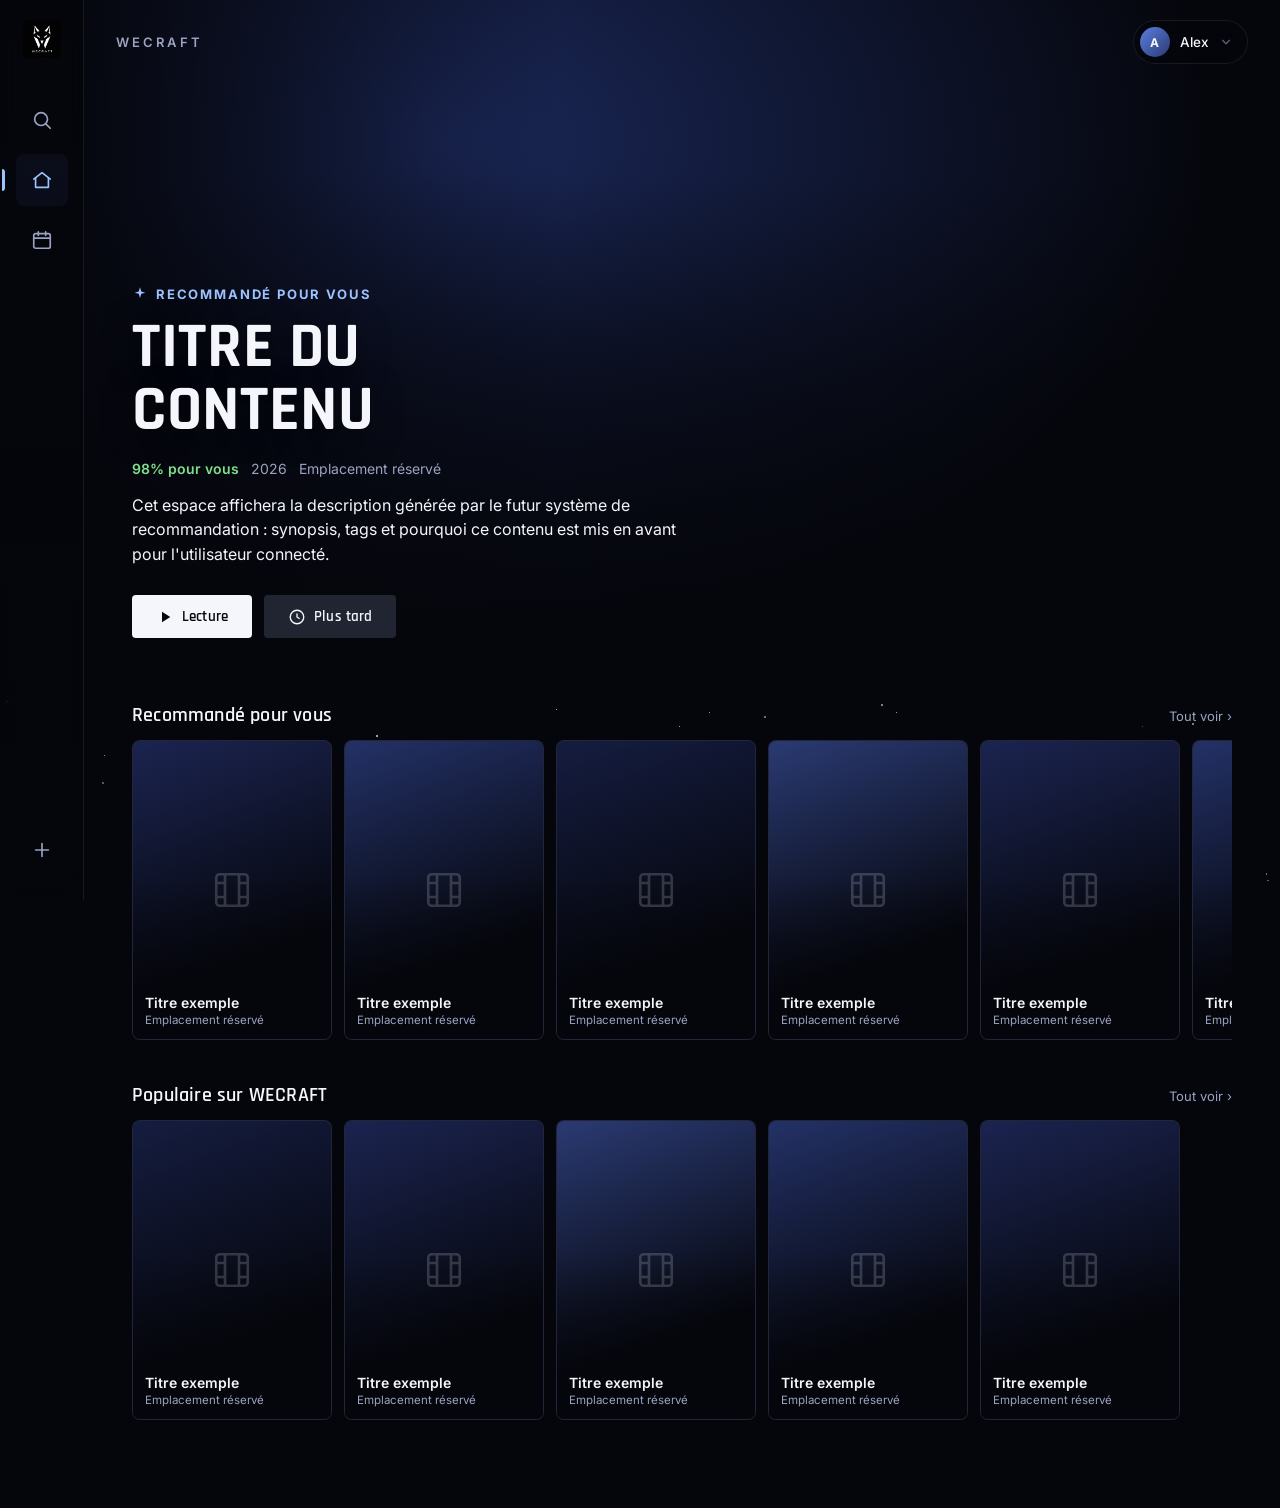
<file: index.html>
<!DOCTYPE html>
<html lang="fr" data-theme="ciel-etoile">
<head>
<meta charset="UTF-8" />
<meta name="viewport" content="width=device-width, initial-scale=1.0" />
<title>WECRAFT — Accueil</title>
<link rel="icon" href="assets/logo.png" />
<link rel="stylesheet" href="css/theme.css" />
<link rel="stylesheet" href="css/style.css" />
</head>
<body data-page="home">

<div class="wc-starfield"></div>

<!-- ==========================================================================
     Barre latérale — commune à toutes les pages
     ========================================================================== -->
<aside class="wc-sidebar">
  <div class="wc-sidebar__logo">
    <img src="assets/logo.png" alt="WECRAFT" />
  </div>

  <nav class="wc-sidebar__nav">
    <a class="wc-navbtn" data-page="search" href="search.html" aria-label="Recherche">
      <svg width="24" height="24" viewBox="0 0 24 24" fill="none" stroke="currentColor" stroke-width="1.8" stroke-linecap="round"><circle cx="11" cy="11" r="7"/><path d="M21 21l-4.3-4.3"/></svg>
      <span class="wc-navbtn__label">Recherche</span>
    </a>
    <a class="wc-navbtn" data-page="home" href="index.html" aria-label="Accueil">
      <svg width="24" height="24" viewBox="0 0 24 24" fill="none" stroke="currentColor" stroke-width="1.8" stroke-linecap="round" stroke-linejoin="round"><path d="M3 11l9-7 9 7"/><path d="M5 10v10h14V10"/></svg>
      <span class="wc-navbtn__label">Accueil</span>
    </a>
    <a class="wc-navbtn" data-page="calendar" href="calendar.html" aria-label="Calendrier">
      <svg width="24" height="24" viewBox="0 0 24 24" fill="none" stroke="currentColor" stroke-width="1.8" stroke-linecap="round" stroke-linejoin="round"><rect x="3" y="5" width="18" height="16" rx="2"/><path d="M3 10h18M8 3v4M16 3v4"/></svg>
      <span class="wc-navbtn__label">Calendrier</span>
    </a>
  </nav>

  <div class="wc-sidebar__spacer"></div>

  <a class="wc-navbtn" href="#" aria-label="Ajouter">
    <svg width="24" height="24" viewBox="0 0 24 24" fill="none" stroke="currentColor" stroke-width="1.8" stroke-linecap="round"><path d="M12 5v14M5 12h14"/></svg>
    <span class="wc-navbtn__label">Ajouter</span>
  </a>
</aside>

<!-- ==========================================================================
     Barre supérieure — profil
     ========================================================================== -->
<header class="wc-topbar">
  <span class="wc-topbar__brandword">WECRAFT</span>
  <a class="wc-profile" data-page="profile" href="profile.html" aria-label="Profil">
    <span class="wc-profile__avatar">A</span>
    <span class="wc-profile__name">Alex</span>
    <svg width="24" height="24" viewBox="0 0 24 24" fill="none" stroke="currentColor" stroke-width="2" stroke-linecap="round" stroke-linejoin="round"><path d="M6 9l6 6 6-6"/></svg>
  </a>
</header>

<main class="wc-main">

  <!-- Section Hero : mis en avant par le futur système de recommandation -->
  <section class="wc-hero">
    <div class="wc-hero__bg" style="background-image: radial-gradient(ellipse at 30% 20%, #1c2a5e 0%, #05060c 65%);"></div>
    <div class="wc-hero__content">
      <div class="wc-eyebrow">
        <svg width="24" height="24" viewBox="0 0 24 24" fill="currentColor"><path d="M12 2l1.9 6.3L20 10l-6.1 1.7L12 18l-1.9-6.3L4 10l6.1-1.7L12 2z"/></svg>
        Recommandé pour vous
      </div>
      <h1 class="wc-hero__title">TITRE DU<br/>CONTENU</h1>
      <div class="wc-hero__meta">
        <span class="wc-match">98% pour vous</span>
        <span>2026</span>
        <span>Emplacement réservé</span>
      </div>
      <p class="wc-hero__desc">
        Cet espace affichera la description générée par le futur système de
        recommandation : synopsis, tags et pourquoi ce contenu est mis en avant
        pour l'utilisateur connecté.
      </p>
      <div class="wc-hero__actions">
        <button class="wc-btn wc-btn--primary">
          <svg width="24" height="24" viewBox="0 0 24 24" fill="currentColor"><path d="M8 5v14l11-7z"/></svg>
          Lecture
        </button>
        <button class="wc-btn wc-btn--ghost">
          <svg width="24" height="24" viewBox="0 0 24 24" fill="none" stroke="currentColor" stroke-width="1.8" stroke-linecap="round" stroke-linejoin="round"><circle cx="12" cy="12" r="9"/><path d="M12 8v4l3 2"/></svg>
          Plus tard
        </button>
      </div>
    </div>
  </section>

  <!-- Rangées de contenu : chaque .wc-row__track sera peuplé dynamiquement -->
  <section class="wc-rows">

    <div class="wc-row" data-row="recommandations">
      <div class="wc-row__head">
        <h2 class="wc-row__title">Recommandé pour vous</h2>
        <a class="wc-row__all" href="#">Tout voir ›</a>
      </div>
      <div class="wc-row__track">
        <!-- Cartes générées par le futur système de recommandation -->
        <article class="wc-card">
          <div class="wc-card__art"></div>
          <div class="wc-card__placeholder-icon">
            <svg width="24" height="24" viewBox="0 0 24 24" fill="none" stroke="currentColor" stroke-width="1.5"><rect x="3" y="3" width="18" height="18" rx="2"/><path d="M8 3v18M16 3v18M3 8h5M3 16h5M16 8h5M16 16h5"/></svg>
          </div>
          <div class="wc-card__label">
            <div class="wc-card__title">Titre exemple</div>
            <div class="wc-card__sub">Emplacement réservé</div>
          </div>
        </article>
        <article class="wc-card">
          <div class="wc-card__art" style="--wc-tint: linear-gradient(160deg,#233166,#05060c 70%)"></div>
          <div class="wc-card__placeholder-icon">
            <svg width="24" height="24" viewBox="0 0 24 24" fill="none" stroke="currentColor" stroke-width="1.5"><rect x="3" y="3" width="18" height="18" rx="2"/><path d="M8 3v18M16 3v18M3 8h5M3 16h5M16 8h5M16 16h5"/></svg>
          </div>
          <div class="wc-card__label">
            <div class="wc-card__title">Titre exemple</div>
            <div class="wc-card__sub">Emplacement réservé</div>
          </div>
        </article>
        <article class="wc-card">
          <div class="wc-card__art" style="--wc-tint: linear-gradient(160deg,#151d40,#05060c 70%)"></div>
          <div class="wc-card__placeholder-icon">
            <svg width="24" height="24" viewBox="0 0 24 24" fill="none" stroke="currentColor" stroke-width="1.5"><rect x="3" y="3" width="18" height="18" rx="2"/><path d="M8 3v18M16 3v18M3 8h5M3 16h5M16 8h5M16 16h5"/></svg>
          </div>
          <div class="wc-card__label">
            <div class="wc-card__title">Titre exemple</div>
            <div class="wc-card__sub">Emplacement réservé</div>
          </div>
        </article>
        <article class="wc-card">
          <div class="wc-card__art" style="--wc-tint: linear-gradient(160deg,#2a3a72,#05060c 70%)"></div>
          <div class="wc-card__placeholder-icon">
            <svg width="24" height="24" viewBox="0 0 24 24" fill="none" stroke="currentColor" stroke-width="1.5"><rect x="3" y="3" width="18" height="18" rx="2"/><path d="M8 3v18M16 3v18M3 8h5M3 16h5M16 8h5M16 16h5"/></svg>
          </div>
          <div class="wc-card__label">
            <div class="wc-card__title">Titre exemple</div>
            <div class="wc-card__sub">Emplacement réservé</div>
          </div>
        </article>
        <article class="wc-card">
          <div class="wc-card__art"></div>
          <div class="wc-card__placeholder-icon">
            <svg width="24" height="24" viewBox="0 0 24 24" fill="none" stroke="currentColor" stroke-width="1.5"><rect x="3" y="3" width="18" height="18" rx="2"/><path d="M8 3v18M16 3v18M3 8h5M3 16h5M16 8h5M16 16h5"/></svg>
          </div>
          <div class="wc-card__label">
            <div class="wc-card__title">Titre exemple</div>
            <div class="wc-card__sub">Emplacement réservé</div>
          </div>
        </article>
        <article class="wc-card">
          <div class="wc-card__art" style="--wc-tint: linear-gradient(160deg,#233166,#05060c 70%)"></div>
          <div class="wc-card__placeholder-icon">
            <svg width="24" height="24" viewBox="0 0 24 24" fill="none" stroke="currentColor" stroke-width="1.5"><rect x="3" y="3" width="18" height="18" rx="2"/><path d="M8 3v18M16 3v18M3 8h5M3 16h5M16 8h5M16 16h5"/></svg>
          </div>
          <div class="wc-card__label">
            <div class="wc-card__title">Titre exemple</div>
            <div class="wc-card__sub">Emplacement réservé</div>
          </div>
        </article>
      </div>
    </div>

    <div class="wc-row" data-row="populaire">
      <div class="wc-row__head">
        <h2 class="wc-row__title">Populaire sur WECRAFT</h2>
        <a class="wc-row__all" href="#">Tout voir ›</a>
      </div>
      <div class="wc-row__track">
        <article class="wc-card">
          <div class="wc-card__art" style="--wc-tint: linear-gradient(160deg,#151d40,#05060c 70%)"></div>
          <div class="wc-card__placeholder-icon">
            <svg width="24" height="24" viewBox="0 0 24 24" fill="none" stroke="currentColor" stroke-width="1.5"><rect x="3" y="3" width="18" height="18" rx="2"/><path d="M8 3v18M16 3v18M3 8h5M3 16h5M16 8h5M16 16h5"/></svg>
          </div>
          <div class="wc-card__label">
            <div class="wc-card__title">Titre exemple</div>
            <div class="wc-card__sub">Emplacement réservé</div>
          </div>
        </article>
        <article class="wc-card">
          <div class="wc-card__art"></div>
          <div class="wc-card__placeholder-icon">
            <svg width="24" height="24" viewBox="0 0 24 24" fill="none" stroke="currentColor" stroke-width="1.5"><rect x="3" y="3" width="18" height="18" rx="2"/><path d="M8 3v18M16 3v18M3 8h5M3 16h5M16 8h5M16 16h5"/></svg>
          </div>
          <div class="wc-card__label">
            <div class="wc-card__title">Titre exemple</div>
            <div class="wc-card__sub">Emplacement réservé</div>
          </div>
        </article>
        <article class="wc-card">
          <div class="wc-card__art" style="--wc-tint: linear-gradient(160deg,#2a3a72,#05060c 70%)"></div>
          <div class="wc-card__placeholder-icon">
            <svg width="24" height="24" viewBox="0 0 24 24" fill="none" stroke="currentColor" stroke-width="1.5"><rect x="3" y="3" width="18" height="18" rx="2"/><path d="M8 3v18M16 3v18M3 8h5M3 16h5M16 8h5M16 16h5"/></svg>
          </div>
          <div class="wc-card__label">
            <div class="wc-card__title">Titre exemple</div>
            <div class="wc-card__sub">Emplacement réservé</div>
          </div>
        </article>
        <article class="wc-card">
          <div class="wc-card__art" style="--wc-tint: linear-gradient(160deg,#233166,#05060c 70%)"></div>
          <div class="wc-card__placeholder-icon">
            <svg width="24" height="24" viewBox="0 0 24 24" fill="none" stroke="currentColor" stroke-width="1.5"><rect x="3" y="3" width="18" height="18" rx="2"/><path d="M8 3v18M16 3v18M3 8h5M3 16h5M16 8h5M16 16h5"/></svg>
          </div>
          <div class="wc-card__label">
            <div class="wc-card__title">Titre exemple</div>
            <div class="wc-card__sub">Emplacement réservé</div>
          </div>
        </article>
        <article class="wc-card">
          <div class="wc-card__art"></div>
          <div class="wc-card__placeholder-icon">
            <svg width="24" height="24" viewBox="0 0 24 24" fill="none" stroke="currentColor" stroke-width="1.5"><rect x="3" y="3" width="18" height="18" rx="2"/><path d="M8 3v18M16 3v18M3 8h5M3 16h5M16 8h5M16 16h5"/></svg>
          </div>
          <div class="wc-card__label">
            <div class="wc-card__title">Titre exemple</div>
            <div class="wc-card__sub">Emplacement réservé</div>
          </div>
        </article>
      </div>
    </div>

  </section>

</main>

<script src="js/main.js"></script>
</body>
</html>
</file>
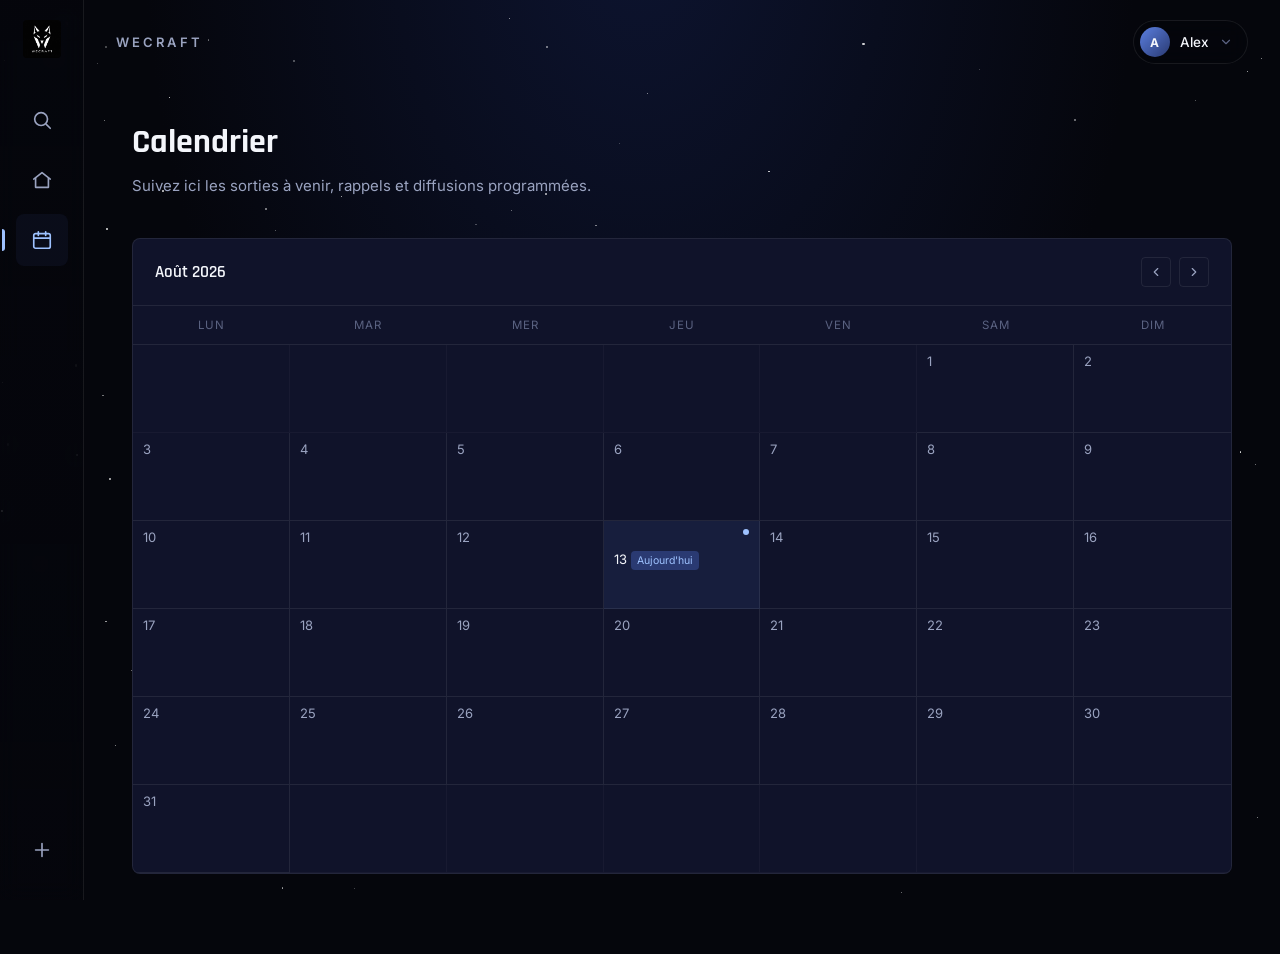
<file: calendar.html>
<!DOCTYPE html>
<html lang="fr" data-theme="ciel-etoile">
<head>
<meta charset="UTF-8" />
<meta name="viewport" content="width=device-width, initial-scale=1.0" />
<title>WECRAFT — Calendrier</title>
<link rel="icon" href="assets/logo.png" />
<link rel="stylesheet" href="css/theme.css" />
<link rel="stylesheet" href="css/style.css" />
</head>
<body data-page="calendar">

<div class="wc-starfield"></div>

<aside class="wc-sidebar">
  <div class="wc-sidebar__logo">
    <img src="assets/logo.png" alt="WECRAFT" />
  </div>
  <nav class="wc-sidebar__nav">
    <a class="wc-navbtn" data-page="search" href="search.html" aria-label="Recherche">
      <svg width="24" height="24" viewBox="0 0 24 24" fill="none" stroke="currentColor" stroke-width="1.8" stroke-linecap="round"><circle cx="11" cy="11" r="7"/><path d="M21 21l-4.3-4.3"/></svg>
      <span class="wc-navbtn__label">Recherche</span>
    </a>
    <a class="wc-navbtn" data-page="home" href="index.html" aria-label="Accueil">
      <svg width="24" height="24" viewBox="0 0 24 24" fill="none" stroke="currentColor" stroke-width="1.8" stroke-linecap="round" stroke-linejoin="round"><path d="M3 11l9-7 9 7"/><path d="M5 10v10h14V10"/></svg>
      <span class="wc-navbtn__label">Accueil</span>
    </a>
    <a class="wc-navbtn" data-page="calendar" href="calendar.html" aria-label="Calendrier">
      <svg width="24" height="24" viewBox="0 0 24 24" fill="none" stroke="currentColor" stroke-width="1.8" stroke-linecap="round" stroke-linejoin="round"><rect x="3" y="5" width="18" height="16" rx="2"/><path d="M3 10h18M8 3v4M16 3v4"/></svg>
      <span class="wc-navbtn__label">Calendrier</span>
    </a>
  </nav>
  <div class="wc-sidebar__spacer"></div>
  <a class="wc-navbtn" href="#" aria-label="Ajouter">
    <svg width="24" height="24" viewBox="0 0 24 24" fill="none" stroke="currentColor" stroke-width="1.8" stroke-linecap="round"><path d="M12 5v14M5 12h14"/></svg>
    <span class="wc-navbtn__label">Ajouter</span>
  </a>
</aside>

<header class="wc-topbar">
  <span class="wc-topbar__brandword">WECRAFT</span>
  <a class="wc-profile" data-page="profile" href="profile.html" aria-label="Profil">
    <span class="wc-profile__avatar">A</span>
    <span class="wc-profile__name">Alex</span>
    <svg width="24" height="24" viewBox="0 0 24 24" fill="none" stroke="currentColor" stroke-width="2" stroke-linecap="round" stroke-linejoin="round"><path d="M6 9l6 6 6-6"/></svg>
  </a>
</header>

<main class="wc-main">
  <section class="wc-page">
    <h1 class="wc-page__title">Calendrier</h1>
    <p class="wc-page__desc">
      Suivez ici les sorties à venir, rappels et diffusions programmées.
    </p>

    <div class="wc-calendar">
      <div class="wc-calendar__head">
        <h2>Août 2026</h2>
        <div class="wc-calendar__nav">
          <button aria-label="Mois précédent">
            <svg width="24" height="24" viewBox="0 0 24 24" fill="none" stroke="currentColor" stroke-width="2" stroke-linecap="round" stroke-linejoin="round"><path d="M15 18l-6-6 6-6"/></svg>
          </button>
          <button aria-label="Mois suivant">
            <svg width="24" height="24" viewBox="0 0 24 24" fill="none" stroke="currentColor" stroke-width="2" stroke-linecap="round" stroke-linejoin="round"><path d="M9 18l6-6-6-6"/></svg>
          </button>
        </div>
      </div>

      <div class="wc-calendar__grid">
        <div class="wc-calendar__dow">Lun</div>
        <div class="wc-calendar__dow">Mar</div>
        <div class="wc-calendar__dow">Mer</div>
        <div class="wc-calendar__dow">Jeu</div>
        <div class="wc-calendar__dow">Ven</div>
        <div class="wc-calendar__dow">Sam</div>
        <div class="wc-calendar__dow">Dim</div>

        <!-- Semaine 1 -->
        <div class="wc-calendar__cell is-muted"></div>
        <div class="wc-calendar__cell is-muted"></div>
        <div class="wc-calendar__cell is-muted"></div>
        <div class="wc-calendar__cell is-muted"></div>
        <div class="wc-calendar__cell is-muted"></div>
        <div class="wc-calendar__cell">1</div>
        <div class="wc-calendar__cell">2</div>

        <!-- Semaine 2 -->
        <div class="wc-calendar__cell">3</div>
        <div class="wc-calendar__cell">4</div>
        <div class="wc-calendar__cell">5</div>
        <div class="wc-calendar__cell">6</div>
        <div class="wc-calendar__cell">7</div>
        <div class="wc-calendar__cell">8</div>
        <div class="wc-calendar__cell">9</div>

        <!-- Semaine 3 -->
        <div class="wc-calendar__cell">10</div>
        <div class="wc-calendar__cell">11</div>
        <div class="wc-calendar__cell">12</div>
        <div class="wc-calendar__cell is-today">
          13
          <span class="wc-calendar__dot">Aujourd'hui</span>
        </div>
        <div class="wc-calendar__cell">14</div>
        <div class="wc-calendar__cell">15</div>
        <div class="wc-calendar__cell">16</div>

        <!-- Semaine 4 -->
        <div class="wc-calendar__cell">17</div>
        <div class="wc-calendar__cell">18</div>
        <div class="wc-calendar__cell">19</div>
        <div class="wc-calendar__cell">20</div>
        <div class="wc-calendar__cell">21</div>
        <div class="wc-calendar__cell">22</div>
        <div class="wc-calendar__cell">23</div>

        <!-- Semaine 5 -->
        <div class="wc-calendar__cell">24</div>
        <div class="wc-calendar__cell">25</div>
        <div class="wc-calendar__cell">26</div>
        <div class="wc-calendar__cell">27</div>
        <div class="wc-calendar__cell">28</div>
        <div class="wc-calendar__cell">29</div>
        <div class="wc-calendar__cell">30</div>

        <!-- Semaine 6 -->
        <div class="wc-calendar__cell">31</div>
        <div class="wc-calendar__cell is-muted"></div>
        <div class="wc-calendar__cell is-muted"></div>
        <div class="wc-calendar__cell is-muted"></div>
        <div class="wc-calendar__cell is-muted"></div>
        <div class="wc-calendar__cell is-muted"></div>
        <div class="wc-calendar__cell is-muted"></div>
      </div>
    </div>
  </section>
</main>

<script src="js/main.js"></script>
</body>
</html>
</file>
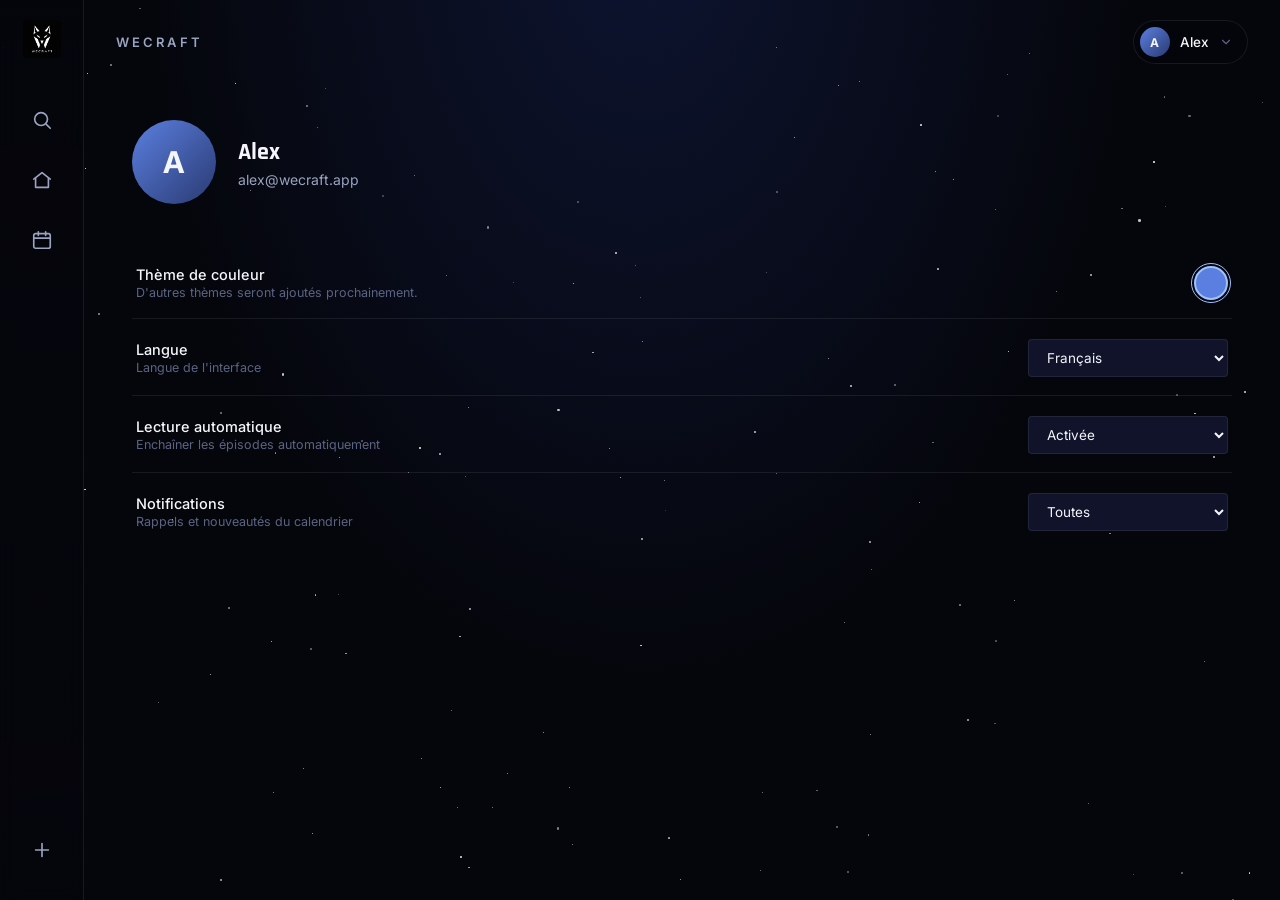
<file: profile.html>
<!DOCTYPE html>
<html lang="fr" data-theme="ciel-etoile">
<head>
<meta charset="UTF-8" />
<meta name="viewport" content="width=device-width, initial-scale=1.0" />
<title>WECRAFT — Profil</title>
<link rel="icon" href="assets/logo.png" />
<link rel="stylesheet" href="css/theme.css" />
<link rel="stylesheet" href="css/style.css" />
</head>
<body data-page="profile">

<div class="wc-starfield"></div>

<aside class="wc-sidebar">
  <div class="wc-sidebar__logo">
    <img src="assets/logo.png" alt="WECRAFT" />
  </div>
  <nav class="wc-sidebar__nav">
    <a class="wc-navbtn" data-page="search" href="search.html" aria-label="Recherche">
      <svg width="24" height="24" viewBox="0 0 24 24" fill="none" stroke="currentColor" stroke-width="1.8" stroke-linecap="round"><circle cx="11" cy="11" r="7"/><path d="M21 21l-4.3-4.3"/></svg>
      <span class="wc-navbtn__label">Recherche</span>
    </a>
    <a class="wc-navbtn" data-page="home" href="index.html" aria-label="Accueil">
      <svg width="24" height="24" viewBox="0 0 24 24" fill="none" stroke="currentColor" stroke-width="1.8" stroke-linecap="round" stroke-linejoin="round"><path d="M3 11l9-7 9 7"/><path d="M5 10v10h14V10"/></svg>
      <span class="wc-navbtn__label">Accueil</span>
    </a>
    <a class="wc-navbtn" data-page="calendar" href="calendar.html" aria-label="Calendrier">
      <svg width="24" height="24" viewBox="0 0 24 24" fill="none" stroke="currentColor" stroke-width="1.8" stroke-linecap="round" stroke-linejoin="round"><rect x="3" y="5" width="18" height="16" rx="2"/><path d="M3 10h18M8 3v4M16 3v4"/></svg>
      <span class="wc-navbtn__label">Calendrier</span>
    </a>
  </nav>
  <div class="wc-sidebar__spacer"></div>
  <a class="wc-navbtn" href="#" aria-label="Ajouter">
    <svg width="24" height="24" viewBox="0 0 24 24" fill="none" stroke="currentColor" stroke-width="1.8" stroke-linecap="round"><path d="M12 5v14M5 12h14"/></svg>
    <span class="wc-navbtn__label">Ajouter</span>
  </a>
</aside>

<header class="wc-topbar">
  <span class="wc-topbar__brandword">WECRAFT</span>
  <a class="wc-profile" data-page="profile" href="profile.html" aria-label="Profil">
    <span class="wc-profile__avatar">A</span>
    <span class="wc-profile__name">Alex</span>
    <svg width="24" height="24" viewBox="0 0 24 24" fill="none" stroke="currentColor" stroke-width="2" stroke-linecap="round" stroke-linejoin="round"><path d="M6 9l6 6 6-6"/></svg>
  </a>
</header>

<main class="wc-main">
  <section class="wc-page">
    <div class="wc-profile-header">
      <div class="wc-profile-header__avatar">A</div>
      <div>
        <h2>Alex</h2>
        <p>alex@wecraft.app</p>
      </div>
    </div>

    <div class="wc-settings-list">

      <div class="wc-settings-item">
        <div>
          <div class="wc-settings-item__label">Thème de couleur</div>
          <div class="wc-settings-item__hint">D'autres thèmes seront ajoutés prochainement.</div>
        </div>
        <div class="wc-theme-swatches" id="wc-theme-swatches" role="radiogroup" aria-label="Thème de couleur">
          <!-- Généré par js/main.js à partir du registre WC_THEMES -->
        </div>
      </div>

      <div class="wc-settings-item">
        <div>
          <div class="wc-settings-item__label">Langue</div>
          <div class="wc-settings-item__hint">Langue de l'interface</div>
        </div>
        <select class="wc-select">
          <option>Français</option>
          <option>English</option>
        </select>
      </div>

      <div class="wc-settings-item">
        <div>
          <div class="wc-settings-item__label">Lecture automatique</div>
          <div class="wc-settings-item__hint">Enchaîner les épisodes automatiquement</div>
        </div>
        <select class="wc-select">
          <option>Activée</option>
          <option>Désactivée</option>
        </select>
      </div>

      <div class="wc-settings-item">
        <div>
          <div class="wc-settings-item__label">Notifications</div>
          <div class="wc-settings-item__hint">Rappels et nouveautés du calendrier</div>
        </div>
        <select class="wc-select">
          <option>Toutes</option>
          <option>Importantes seulement</option>
          <option>Aucune</option>
        </select>
      </div>

    </div>
  </section>
</main>

<script src="js/main.js"></script>
<script>
  // Construit le sélecteur de thème à partir du registre partagé WC_THEMES.
  document.addEventListener("DOMContentLoaded", () => {
    const wrap = document.getElementById("wc-theme-swatches");
    if (!wrap) return;
    const current = document.documentElement.getAttribute("data-theme");

    WC_THEMES.forEach((theme) => {
      const btn = document.createElement("button");
      btn.className = "wc-swatch" + (theme.id === current ? " is-active" : "");
      btn.style.background = theme.swatch;
      btn.setAttribute("role", "radio");
      btn.setAttribute("aria-checked", theme.id === current ? "true" : "false");
      btn.setAttribute("aria-label", theme.label);
      btn.title = theme.label;
      btn.addEventListener("click", () => {
        wcSetTheme(theme.id);
        wrap.querySelectorAll(".wc-swatch").forEach((s) => s.classList.remove("is-active"));
        btn.classList.add("is-active");
      });
      wrap.appendChild(btn);
    });
  });
</script>
</body>
</html>
</file>
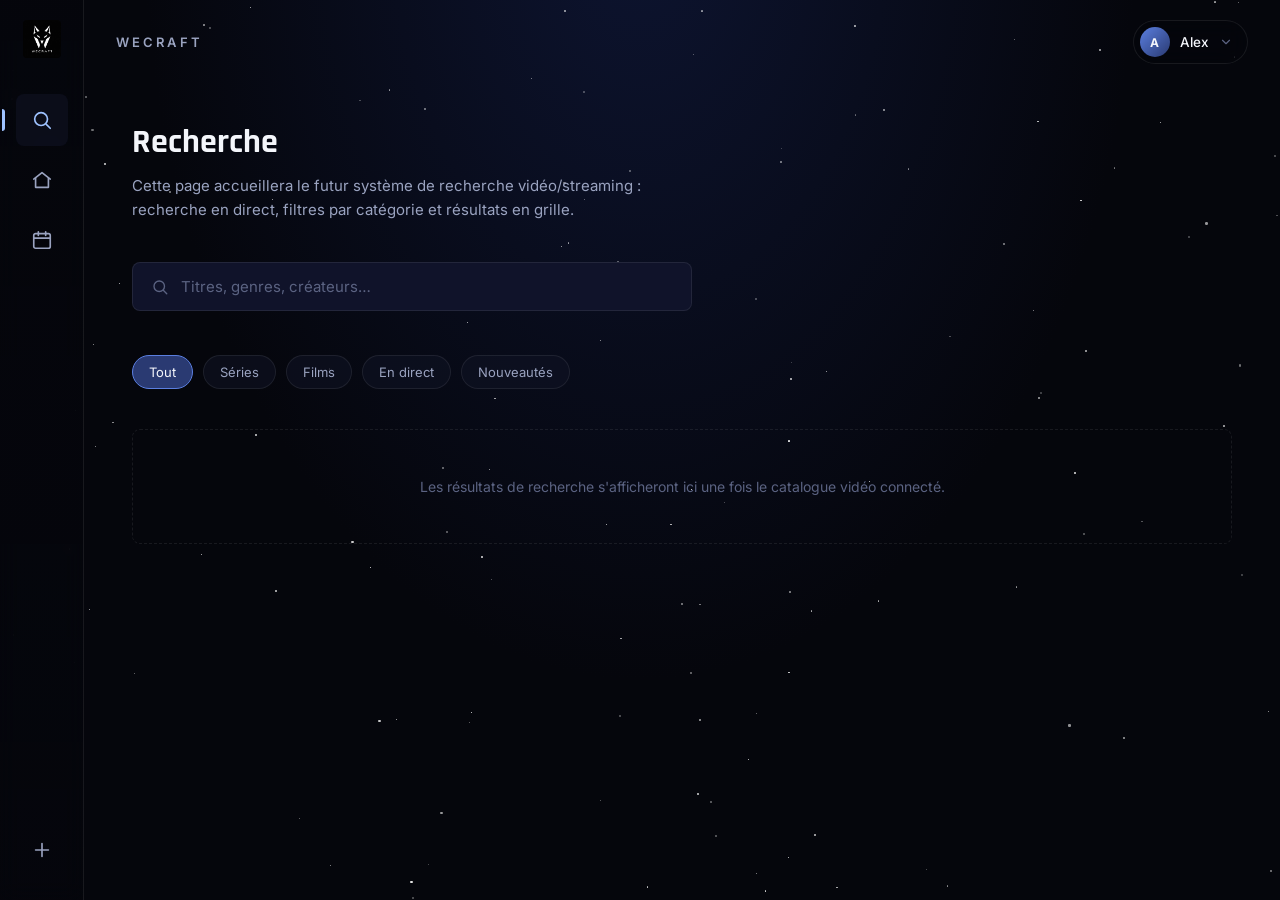
<file: search.html>
<!DOCTYPE html>
<html lang="fr" data-theme="ciel-etoile">
<head>
<meta charset="UTF-8" />
<meta name="viewport" content="width=device-width, initial-scale=1.0" />
<title>WECRAFT — Recherche</title>
<link rel="icon" href="assets/logo.png" />
<link rel="stylesheet" href="css/theme.css" />
<link rel="stylesheet" href="css/style.css" />
</head>
<body data-page="search">

<div class="wc-starfield"></div>

<aside class="wc-sidebar">
  <div class="wc-sidebar__logo">
    <img src="assets/logo.png" alt="WECRAFT" />
  </div>
  <nav class="wc-sidebar__nav">
    <a class="wc-navbtn" data-page="search" href="search.html" aria-label="Recherche">
      <svg width="24" height="24" viewBox="0 0 24 24" fill="none" stroke="currentColor" stroke-width="1.8" stroke-linecap="round"><circle cx="11" cy="11" r="7"/><path d="M21 21l-4.3-4.3"/></svg>
      <span class="wc-navbtn__label">Recherche</span>
    </a>
    <a class="wc-navbtn" data-page="home" href="index.html" aria-label="Accueil">
      <svg width="24" height="24" viewBox="0 0 24 24" fill="none" stroke="currentColor" stroke-width="1.8" stroke-linecap="round" stroke-linejoin="round"><path d="M3 11l9-7 9 7"/><path d="M5 10v10h14V10"/></svg>
      <span class="wc-navbtn__label">Accueil</span>
    </a>
    <a class="wc-navbtn" data-page="calendar" href="calendar.html" aria-label="Calendrier">
      <svg width="24" height="24" viewBox="0 0 24 24" fill="none" stroke="currentColor" stroke-width="1.8" stroke-linecap="round" stroke-linejoin="round"><rect x="3" y="5" width="18" height="16" rx="2"/><path d="M3 10h18M8 3v4M16 3v4"/></svg>
      <span class="wc-navbtn__label">Calendrier</span>
    </a>
  </nav>
  <div class="wc-sidebar__spacer"></div>
  <a class="wc-navbtn" href="#" aria-label="Ajouter">
    <svg width="24" height="24" viewBox="0 0 24 24" fill="none" stroke="currentColor" stroke-width="1.8" stroke-linecap="round"><path d="M12 5v14M5 12h14"/></svg>
    <span class="wc-navbtn__label">Ajouter</span>
  </a>
</aside>

<header class="wc-topbar">
  <span class="wc-topbar__brandword">WECRAFT</span>
  <a class="wc-profile" data-page="profile" href="profile.html" aria-label="Profil">
    <span class="wc-profile__avatar">A</span>
    <span class="wc-profile__name">Alex</span>
    <svg width="24" height="24" viewBox="0 0 24 24" fill="none" stroke="currentColor" stroke-width="2" stroke-linecap="round" stroke-linejoin="round"><path d="M6 9l6 6 6-6"/></svg>
  </a>
</header>

<main class="wc-main">
  <section class="wc-page">
    <h1 class="wc-page__title">Recherche</h1>
    <p class="wc-page__desc">
      Cette page accueillera le futur système de recherche vidéo/streaming :
      recherche en direct, filtres par catégorie et résultats en grille.
    </p>

    <label class="wc-searchbar">
      <svg width="24" height="24" viewBox="0 0 24 24" fill="none" stroke="currentColor" stroke-width="1.8" stroke-linecap="round"><circle cx="11" cy="11" r="7"/><path d="M21 21l-4.3-4.3"/></svg>
      <input type="text" placeholder="Titres, genres, créateurs…" aria-label="Rechercher" />
    </label>

    <div class="wc-chip-row" role="group" aria-label="Filtres">
      <button class="wc-chip is-active">Tout</button>
      <button class="wc-chip">Séries</button>
      <button class="wc-chip">Films</button>
      <button class="wc-chip">En direct</button>
      <button class="wc-chip">Nouveautés</button>
    </div>

    <div class="wc-empty">
      Les résultats de recherche s'afficheront ici une fois le catalogue vidéo connecté.
    </div>
  </section>
</main>

<script src="js/main.js"></script>
</body>
</html>
</file>
<file: css/theme.css>
/* ==========================================================================
   WECRAFT — Design Tokens
   --------------------------------------------------------------------------
   Chaque thème est un simple bloc de variables CSS scoping sur
   [data-theme="..."]. Pour ajouter un thème plus tard : dupliquer un bloc,
   changer les valeurs, puis l'ajouter à la liste des thèmes dans
   js/main.js (THEMES). Aucune autre partie du CSS ne doit être modifiée.
   ========================================================================== */

:root,
[data-theme="ciel-etoile"] {
  /* Fond */
  --color-bg: #05060c;
  --color-bg-elevated: #0b0e1a;
  --color-surface: #10132399;
  --color-surface-solid: #10132a;
  --color-border: rgba(255, 255, 255, 0.08);

  /* Texte */
  --color-text: #f4f6fb;
  --color-text-dim: #9aa3c0;
  --color-text-faint: #5b6382;

  /* Accent — bleu ciel étoilé */
  --color-accent: #5b7fe0;
  --color-accent-bright: #9ec2ff;
  --color-accent-dim: #2a3a72;
  --color-star: #ffffff;

  /* Dégradés */
  --gradient-hero: linear-gradient(
    to top,
    var(--color-bg) 0%,
    rgba(5, 6, 12, 0.55) 45%,
    rgba(5, 6, 12, 0.05) 75%
  );
  --gradient-side: linear-gradient(
    to right,
    rgba(5, 6, 12, 0.9) 0%,
    rgba(5, 6, 12, 0) 40%
  );

  /* Effets */
  --shadow-elevated: 0 20px 60px rgba(0, 0, 10, 0.55);
  --glow-accent: 0 0 24px rgba(91, 127, 224, 0.35);

  /* Rayons / rythme */
  --radius-s: 4px;
  --radius-m: 8px;
  --sidebar-w: 84px;
}

/* --------------------------------------------------------------------------
   Emplacement pour de futurs thèmes, ex. :

   [data-theme="aurore"] {
     --color-bg: #06040c;
     --color-accent: #8a5bd6;
     ...
   }

   Le sélecteur de thème (à venir) posera l'attribut data-theme sur <html>.
   -------------------------------------------------------------------------- */
</file>
<file: css/style.css>
/* ==========================================================================
   WECRAFT — Styles principaux
   ========================================================================== */

@import url("https://fonts.googleapis.com/css2?family=Rajdhani:wght@500;600;700&family=Inter:wght@400;500;600&display=swap");

* {
  margin: 0;
  padding: 0;
  box-sizing: border-box;
}

html {
  scroll-behavior: smooth;
}

body {
  background: var(--color-bg);
  color: var(--color-text);
  font-family: "Inter", -apple-system, BlinkMacSystemFont, sans-serif;
  min-height: 100vh;
  overflow-x: hidden;
}

h1, h2, h3, .wc-logo-word, .wc-btn {
  font-family: "Rajdhani", "Inter", sans-serif;
}

a { color: inherit; text-decoration: none; }
button { font-family: inherit; cursor: pointer; }

::selection {
  background: var(--color-accent);
  color: #fff;
}

/* Scrollbar discrète */
::-webkit-scrollbar { height: 8px; width: 8px; }
::-webkit-scrollbar-track { background: transparent; }
::-webkit-scrollbar-thumb {
  background: var(--color-accent-dim);
  border-radius: 8px;
}
::-webkit-scrollbar-thumb:hover { background: var(--color-accent); }

/* --------------------------------------------------------------------------
   Fond étoilé (élément signature) — un canevas de points générés en JS,
   fixe derrière tout le contenu, avec un léger scintillement.
   -------------------------------------------------------------------------- */
.wc-starfield {
  position: fixed;
  inset: 0;
  z-index: 0;
  pointer-events: none;
  background: radial-gradient(ellipse at 50% -10%, #0d1430 0%, var(--color-bg) 55%);
}

.wc-star {
  position: absolute;
  border-radius: 50%;
  background: var(--color-star);
  opacity: var(--o, 0.6);
  animation: wc-twinkle var(--dur, 4s) ease-in-out infinite;
  animation-delay: var(--delay, 0s);
}

@keyframes wc-twinkle {
  0%, 100% { opacity: var(--o, 0.6); }
  50% { opacity: 0.1; }
}

@media (prefers-reduced-motion: reduce) {
  .wc-star { animation: none; }
}

/* --------------------------------------------------------------------------
   Barre latérale gauche
   -------------------------------------------------------------------------- */
.wc-sidebar {
  position: fixed;
  top: 0;
  left: 0;
  bottom: 0;
  width: var(--sidebar-w);
  z-index: 40;
  display: flex;
  flex-direction: column;
  align-items: center;
  padding: 20px 0 24px;
  background: linear-gradient(180deg, rgba(5,6,12,0.85) 0%, rgba(5,6,12,0.55) 100%);
  backdrop-filter: blur(10px);
  border-right: 1px solid var(--color-border);
}

.wc-sidebar__logo {
  width: 38px;
  height: 38px;
  margin-bottom: 36px;
  border-radius: var(--radius-s);
  overflow: hidden;
  flex-shrink: 0;
}
.wc-sidebar__logo img { width: 100%; height: 100%; object-fit: cover; }

.wc-sidebar__nav {
  display: flex;
  flex-direction: column;
  gap: 8px;
  flex: 1;
}

.wc-navbtn {
  position: relative;
  width: 52px;
  height: 52px;
  display: flex;
  align-items: center;
  justify-content: center;
  background: transparent;
  border: none;
  border-radius: var(--radius-m);
  color: var(--color-text-dim);
  transition: color 0.2s ease, background 0.2s ease, transform 0.15s ease;
}

.wc-navbtn svg {
  width: 22px;
  height: 22px;
}

.wc-navbtn::before {
  content: "";
  position: absolute;
  left: -14px;
  top: 50%;
  transform: translateY(-50%);
  width: 3px;
  height: 0;
  background: var(--color-accent-bright);
  border-radius: 0 4px 4px 0;
  transition: height 0.2s ease;
}

.wc-navbtn:hover {
  color: var(--color-text);
  background: var(--color-surface);
  transform: translateY(-1px);
}

.wc-navbtn.is-active {
  color: var(--color-accent-bright);
  background: var(--color-surface);
}
.wc-navbtn.is-active::before { height: 22px; }

.wc-navbtn__label {
  position: absolute;
  left: calc(100% + 10px);
  top: 50%;
  transform: translateY(-50%);
  white-space: nowrap;
  background: var(--color-surface-solid);
  border: 1px solid var(--color-border);
  padding: 6px 10px;
  border-radius: var(--radius-s);
  font-size: 12.5px;
  letter-spacing: 0.02em;
  color: var(--color-text);
  opacity: 0;
  pointer-events: none;
  transition: opacity 0.15s ease, transform 0.15s ease;
}
.wc-navbtn:hover .wc-navbtn__label {
  opacity: 1;
  transform: translateY(-50%) translateX(2px);
}

.wc-sidebar__spacer { flex: 1; }

/* --------------------------------------------------------------------------
   Barre supérieure (profil à droite)
   -------------------------------------------------------------------------- */
.wc-topbar {
  position: fixed;
  top: 0;
  right: 0;
  left: var(--sidebar-w);
  z-index: 30;
  display: flex;
  align-items: center;
  justify-content: space-between;
  padding: 20px 32px;
  pointer-events: none;
}

.wc-topbar__brandword {
  pointer-events: auto;
  font-size: 13px;
  letter-spacing: 0.24em;
  font-weight: 600;
  color: var(--color-text-dim);
  text-transform: uppercase;
}

.wc-profile {
  pointer-events: auto;
  display: flex;
  align-items: center;
  gap: 10px;
  background: rgba(5, 6, 12, 0.55);
  border: 1px solid var(--color-border);
  backdrop-filter: blur(10px);
  padding: 6px 14px 6px 6px;
  border-radius: 999px;
  color: var(--color-text);
  transition: border-color 0.2s ease, background 0.2s ease;
}
.wc-profile:hover {
  border-color: var(--color-accent-dim);
  background: rgba(10, 12, 24, 0.8);
}

.wc-profile__avatar {
  width: 30px;
  height: 30px;
  border-radius: 50%;
  background: linear-gradient(135deg, var(--color-accent), var(--color-accent-dim));
  display: flex;
  align-items: center;
  justify-content: center;
  font-size: 12px;
  font-weight: 700;
  letter-spacing: 0.02em;
}

.wc-profile__name {
  font-size: 13.5px;
  font-weight: 500;
}

.wc-profile svg {
  width: 14px;
  height: 14px;
  color: var(--color-text-faint);
}

/* --------------------------------------------------------------------------
   Contenu principal
   -------------------------------------------------------------------------- */
.wc-main {
  position: relative;
  z-index: 1;
  margin-left: var(--sidebar-w);
  min-height: 100vh;
}

/* Hero */
.wc-hero {
  position: relative;
  min-height: 78vh;
  display: flex;
  align-items: flex-end;
  padding: 0 48px 64px;
  overflow: hidden;
}

.wc-hero__bg {
  position: absolute;
  inset: 0;
  z-index: -2;
  background-size: cover;
  background-position: center 20%;
}

.wc-hero__bg::after {
  content: "";
  position: absolute;
  inset: 0;
  background: var(--gradient-hero);
}

.wc-hero__bg::before {
  content: "";
  position: absolute;
  inset: 0;
  background: var(--gradient-side);
  z-index: 1;
}

.wc-hero__content {
  position: relative;
  max-width: 560px;
}

.wc-eyebrow {
  display: flex;
  align-items: center;
  gap: 8px;
  color: var(--color-accent-bright);
  font-size: 13px;
  font-weight: 700;
  letter-spacing: 0.14em;
  text-transform: uppercase;
  margin-bottom: 14px;
}
.wc-eyebrow svg { width: 16px; height: 16px; }

.wc-hero__title {
  font-size: 64px;
  font-weight: 700;
  line-height: 0.98;
  letter-spacing: 0.01em;
  margin-bottom: 18px;
  text-shadow: 0 4px 30px rgba(0,0,0,0.5);
}

.wc-hero__meta {
  display: flex;
  align-items: center;
  gap: 12px;
  font-size: 14px;
  color: var(--color-text-dim);
  margin-bottom: 16px;
}
.wc-hero__meta .wc-match { color: #7ee08a; font-weight: 600; }

.wc-hero__desc {
  font-size: 16px;
  line-height: 1.55;
  color: var(--color-text);
  margin-bottom: 28px;
}

.wc-hero__actions { display: flex; gap: 12px; }

.wc-btn {
  display: inline-flex;
  align-items: center;
  gap: 8px;
  padding: 12px 24px;
  border-radius: var(--radius-s);
  font-size: 15px;
  font-weight: 600;
  letter-spacing: 0.01em;
  border: none;
  transition: transform 0.15s ease, background 0.2s ease, box-shadow .2s ease;
}
.wc-btn svg { width: 18px; height: 18px; }

.wc-btn--primary {
  background: var(--color-text);
  color: #05060c;
}
.wc-btn--primary:hover { background: #d9dfef; transform: translateY(-1px); }

.wc-btn--ghost {
  background: rgba(120, 130, 160, 0.25);
  color: var(--color-text);
  backdrop-filter: blur(6px);
}
.wc-btn--ghost:hover {
  background: rgba(120, 130, 160, 0.4);
  box-shadow: var(--glow-accent);
}

/* Rangées de contenu */
.wc-rows { padding: 0 48px 80px; display: flex; flex-direction: column; gap: 34px; }

.wc-row__head {
  display: flex;
  align-items: baseline;
  justify-content: space-between;
  margin-bottom: 12px;
}
.wc-row__title { font-size: 20px; font-weight: 600; letter-spacing: 0.01em; }
.wc-row__all {
  font-size: 13px;
  color: var(--color-text-dim);
  display: flex;
  align-items: center;
  gap: 4px;
}
.wc-row__all:hover { color: var(--color-accent-bright); }

.wc-row__track {
  display: flex;
  gap: 12px;
  overflow-x: auto;
  padding-bottom: 8px;
  scroll-snap-type: x proximity;
}

.wc-card {
  scroll-snap-align: start;
  flex: 0 0 200px;
  aspect-ratio: 2 / 3;
  border-radius: var(--radius-m);
  position: relative;
  overflow: hidden;
  background: var(--color-surface-solid);
  border: 1px solid var(--color-border);
  transition: transform 0.25s ease, box-shadow 0.25s ease, border-color .25s ease;
  cursor: pointer;
}
.wc-card:hover {
  transform: translateY(-6px) scale(1.03);
  box-shadow: var(--shadow-elevated);
  border-color: var(--color-accent-dim);
  z-index: 2;
}

.wc-card__art {
  position: absolute;
  inset: 0;
  background: var(--wc-tint, linear-gradient(160deg, #1b2450, #05060c 70%));
}

.wc-card__art::after {
  content: "";
  position: absolute;
  inset: 0;
  background: linear-gradient(to top, rgba(5,6,12,0.9) 0%, rgba(5,6,12,0) 55%);
}

.wc-card__label {
  position: absolute;
  left: 12px;
  right: 12px;
  bottom: 12px;
  z-index: 1;
}
.wc-card__label .wc-card__title {
  font-size: 14px;
  font-weight: 600;
  margin-bottom: 2px;
}
.wc-card__label .wc-card__sub {
  font-size: 11.5px;
  color: var(--color-text-dim);
}

.wc-card__placeholder-icon {
  position: absolute;
  inset: 0;
  display: flex;
  align-items: center;
  justify-content: center;
  opacity: 0.18;
}
.wc-card__placeholder-icon svg { width: 42px; height: 42px; }

/* --------------------------------------------------------------------------
   Pages secondaires (Recherche / Calendrier / Profil)
   -------------------------------------------------------------------------- */
.wc-page {
  padding: 120px 48px 80px;
  max-width: 1200px;
}

.wc-page__title {
  font-size: 34px;
  font-weight: 700;
  margin-bottom: 10px;
}

.wc-page__desc {
  color: var(--color-text-dim);
  font-size: 15px;
  max-width: 560px;
  margin-bottom: 40px;
  line-height: 1.6;
}

/* Recherche */
.wc-searchbar {
  display: flex;
  align-items: center;
  gap: 12px;
  background: var(--color-surface-solid);
  border: 1px solid var(--color-border);
  border-radius: var(--radius-m);
  padding: 14px 18px;
  max-width: 560px;
  margin-bottom: 44px;
  transition: border-color .2s ease, box-shadow .2s ease;
}
.wc-searchbar:focus-within {
  border-color: var(--color-accent);
  box-shadow: var(--glow-accent);
}
.wc-searchbar svg { width: 18px; height: 18px; color: var(--color-text-faint); flex-shrink: 0; }
.wc-searchbar input {
  background: transparent;
  border: none;
  outline: none;
  color: var(--color-text);
  font-size: 15px;
  width: 100%;
  font-family: inherit;
}
.wc-searchbar input::placeholder { color: var(--color-text-faint); }

.wc-chip-row { display: flex; flex-wrap: wrap; gap: 10px; margin-bottom: 8px; }
.wc-chip {
  padding: 8px 16px;
  border-radius: 999px;
  border: 1px solid var(--color-border);
  background: var(--color-surface);
  color: var(--color-text-dim);
  font-size: 13px;
  transition: all .2s ease;
}
.wc-chip:hover, .wc-chip.is-active {
  border-color: var(--color-accent);
  color: var(--color-text);
  background: var(--color-accent-dim);
}

.wc-empty {
  margin-top: 40px;
  border: 1px dashed var(--color-border);
  border-radius: var(--radius-m);
  padding: 48px 32px;
  text-align: center;
  color: var(--color-text-faint);
  font-size: 14px;
}

/* Calendrier */
.wc-calendar {
  border: 1px solid var(--color-border);
  border-radius: var(--radius-m);
  overflow: hidden;
  background: var(--color-surface-solid);
}
.wc-calendar__head {
  display: flex;
  align-items: center;
  justify-content: space-between;
  padding: 18px 22px;
  border-bottom: 1px solid var(--color-border);
}
.wc-calendar__head h2 { font-size: 17px; font-weight: 600; }
.wc-calendar__nav { display: flex; gap: 8px; }
.wc-calendar__nav button {
  width: 30px; height: 30px;
  border-radius: var(--radius-s);
  border: 1px solid var(--color-border);
  background: transparent;
  color: var(--color-text-dim);
  display: flex; align-items: center; justify-content: center;
}
.wc-calendar__nav button:hover { color: var(--color-text); border-color: var(--color-accent-dim); }
.wc-calendar__nav svg { width: 14px; height: 14px; }

.wc-calendar__grid {
  display: grid;
  grid-template-columns: repeat(7, 1fr);
}
.wc-calendar__dow {
  padding: 12px 0;
  text-align: center;
  font-size: 11.5px;
  letter-spacing: 0.08em;
  color: var(--color-text-faint);
  text-transform: uppercase;
  border-bottom: 1px solid var(--color-border);
}
.wc-calendar__cell {
  min-height: 88px;
  padding: 8px 10px;
  border-right: 1px solid var(--color-border);
  border-bottom: 1px solid var(--color-border);
  font-size: 13px;
  color: var(--color-text-dim);
  position: relative;
}
.wc-calendar__cell:nth-child(7n) { border-right: none; }
.wc-calendar__cell.is-muted { color: var(--color-text-faint); opacity: 0.4; }
.wc-calendar__cell.is-today {
  background: rgba(91, 127, 224, 0.1);
  color: var(--color-text);
}
.wc-calendar__cell.is-today::before {
  content: "";
  position: absolute;
  top: 8px; right: 10px;
  width: 6px; height: 6px;
  border-radius: 50%;
  background: var(--color-accent-bright);
}
.wc-calendar__dot {
  margin-top: 22px;
  font-size: 10.5px;
  padding: 3px 6px;
  border-radius: 4px;
  background: var(--color-accent-dim);
  color: var(--color-accent-bright);
  display: inline-block;
}

/* Profil */
.wc-profile-header {
  display: flex;
  align-items: center;
  gap: 22px;
  margin-bottom: 44px;
}
.wc-profile-header__avatar {
  width: 84px; height: 84px;
  border-radius: 50%;
  background: linear-gradient(135deg, var(--color-accent), var(--color-accent-dim));
  display: flex; align-items: center; justify-content: center;
  font-size: 30px; font-weight: 700;
}
.wc-profile-header h2 { font-size: 24px; font-weight: 700; margin-bottom: 4px; }
.wc-profile-header p { color: var(--color-text-dim); font-size: 14px; }

.wc-settings-list { display: flex; flex-direction: column; gap: 2px; }
.wc-settings-item {
  display: flex;
  align-items: center;
  justify-content: space-between;
  padding: 18px 4px;
  border-bottom: 1px solid var(--color-border);
}
.wc-settings-item:last-child { border-bottom: none; }
.wc-settings-item__label { font-size: 14.5px; font-weight: 500; }
.wc-settings-item__hint { font-size: 12.5px; color: var(--color-text-faint); margin-top: 2px; }

.wc-select {
  background: var(--color-surface-solid);
  border: 1px solid var(--color-border);
  color: var(--color-text);
  padding: 9px 14px;
  border-radius: var(--radius-s);
  font-size: 13.5px;
  font-family: inherit;
  min-width: 200px;
}
.wc-select:focus { outline: none; border-color: var(--color-accent); }

.wc-theme-swatches { display: flex; gap: 10px; }
.wc-swatch {
  width: 34px; height: 34px;
  border-radius: 50%;
  border: 2px solid var(--color-border);
  background: linear-gradient(135deg, var(--color-accent), var(--color-bg-elevated));
  position: relative;
}
.wc-swatch.is-active { border-color: var(--color-accent-bright); }
.wc-swatch.is-active::after {
  content: "";
  position: absolute; inset: -5px;
  border-radius: 50%;
  border: 1px solid var(--color-accent-bright);
}

/* --------------------------------------------------------------------------
   Responsive
   -------------------------------------------------------------------------- */
@media (max-width: 720px) {
  :root { --sidebar-w: 64px; }
  .wc-hero__title { font-size: 38px; }
  .wc-hero { padding: 0 20px 40px; min-height: 62vh; }
  .wc-rows { padding: 0 20px 60px; }
  .wc-page { padding: 100px 20px 60px; }
  .wc-navbtn__label { display: none; }
  .wc-topbar { padding: 16px 16px 16px 12px; }
  .wc-profile__name { display: none; }
  .wc-card { flex-basis: 132px; }
}
</file>
